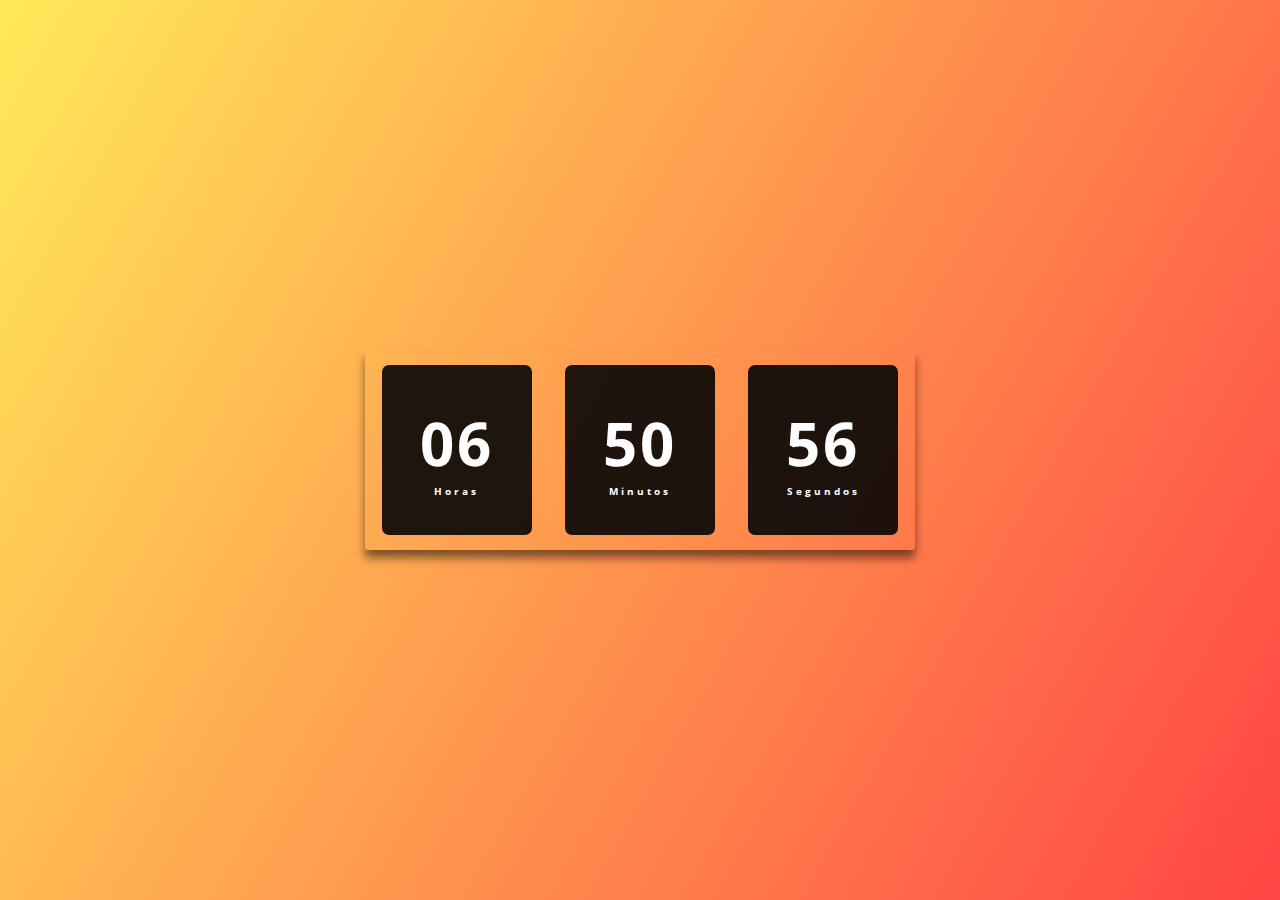
<file: 1-relogio-digital-dinamico/index.html>
<!DOCTYPE html>
<html lang="pt-br">

<head>
    <meta charset="UTF-8">
    <meta http-equiv="X-UA-Compatible" content="IE=edge">
    <meta name="viewport" content="width=device-width, initial-scale=1.0">
    <link rel="stylesheet" href="assets/css/style.css">
    <title>Relogio Digital</title>
</head>

<body>
    <div class="relogio">
        <div>
            <span id="horas">00</span>
            <span class="tempo">Horas</span>
        </div>

        <div>
            <span id="minutos">00</span>
            <span class="tempo">Minutos</span>
        </div>

        <div>
            <span id="segundos">00</span>
            <span class="tempo">Segundos</span>
        </div>
    </div>

    <script src="assets/js/script.js"></script>

</body>

</html>
</file>
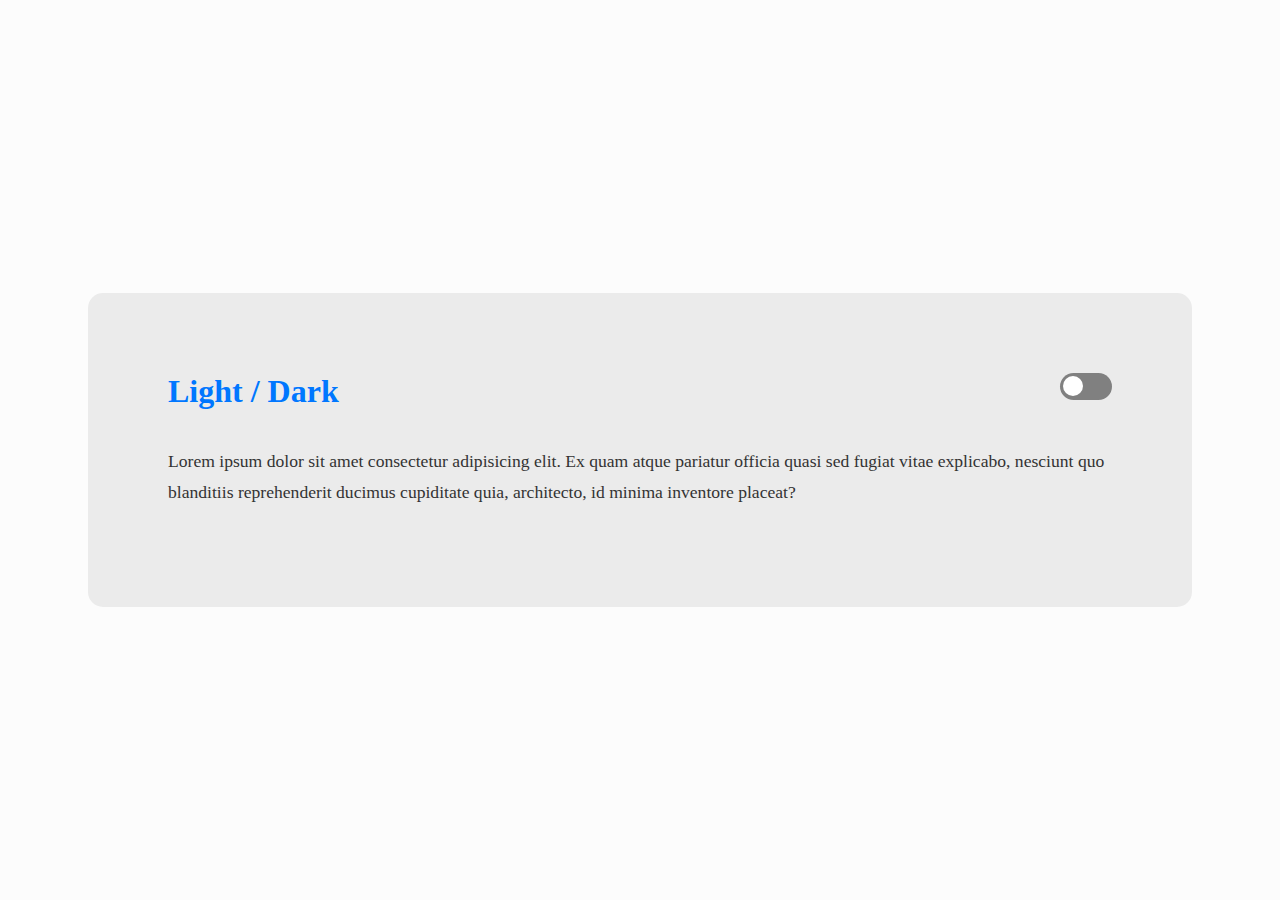
<file: 10-dark-mode/index.html>
<!DOCTYPE html>
<html lang="en">
<head>
    <meta charset="UTF-8">
    <meta name="viewport" content="width=device-width, initial-scale=1.0">
    <title>Document</title>

    <link rel="stylesheet" href="style.css">
</head>
<body>
    <div class="container">
        <h1>Light / Dark</h1>
        <div class="toggle">
            <input id="switch" type="checkbox" name="theme">
            <label for="switch">Toggle</label>
        </div>

        <p>Lorem ipsum dolor sit amet consectetur adipisicing elit. Ex quam atque pariatur officia quasi sed fugiat vitae explicabo, nesciunt quo blanditiis reprehenderit ducimus cupiditate quia, architecto, id minima inventore placeat?</p>
    </div>
    <script src="scripts.js"></script>
</body>
</html>
</file>
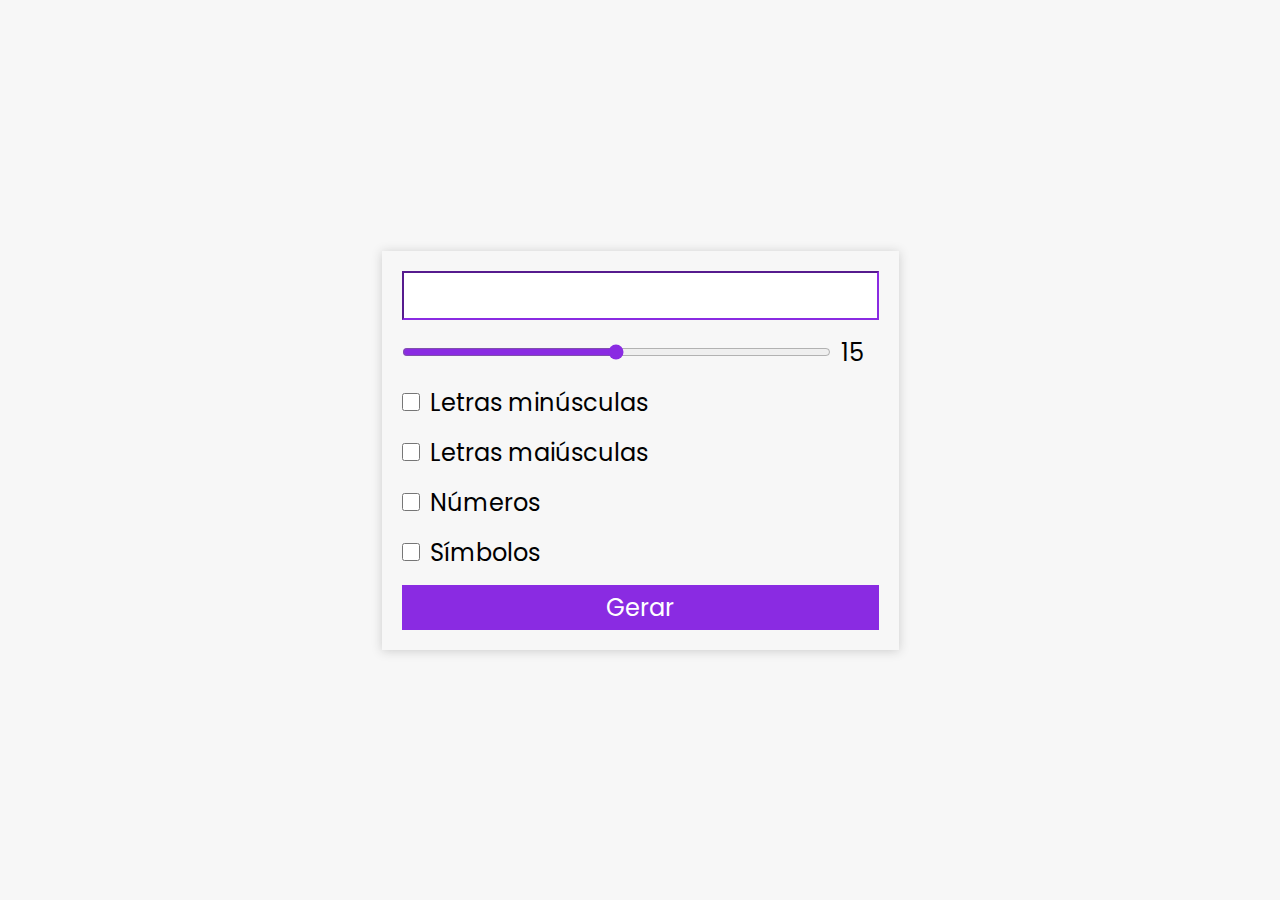
<file: 11-gerador-de-senha/index.html>
<!DOCTYPE html>
<html lang="pt-br">

<head>
    <meta charset="UTF-8">
    <meta http-equiv="X-UA-Compatible" content="IE=edge">
    <meta name="viewport" content="width=device-width, initial-scale=1.0">
    <title>Geradoor de Senha</title>
    <link rel="stylesheet" href="assets/css/style.css">
</head>

<body>
    <main>
        <input id="inputPasswordId" type="text" />

        <div>
            <input id="inputLengthId" type="range" min="6" max="24" />
            <label for="inputLengthId"></label>
        </div>
        <div>
            <input id="chkLowerId" type="checkbox" />
            <label for="chkLowerId">Letras minúsculas</label>
        </div>
        <div>
            <input id="chkUpperId" type="checkbox" />
            <label for="chkUpperId">Letras maiúsculas</label>
        </div>
        <div>
            <input id="chkNumberId" type="checkbox" />
            <label for="chkNumberId">Números</label>
        </div>
        <div>
            <input id="chkSymbolsId" type="checkbox" />
            <label for="chkSymbolsId">Símbolos</label>
        </div>

        <button id="btnGerar">Gerar</button>
    </main>

    <script src="assets/js/script.js"></script>
</body>

</html>
</file>
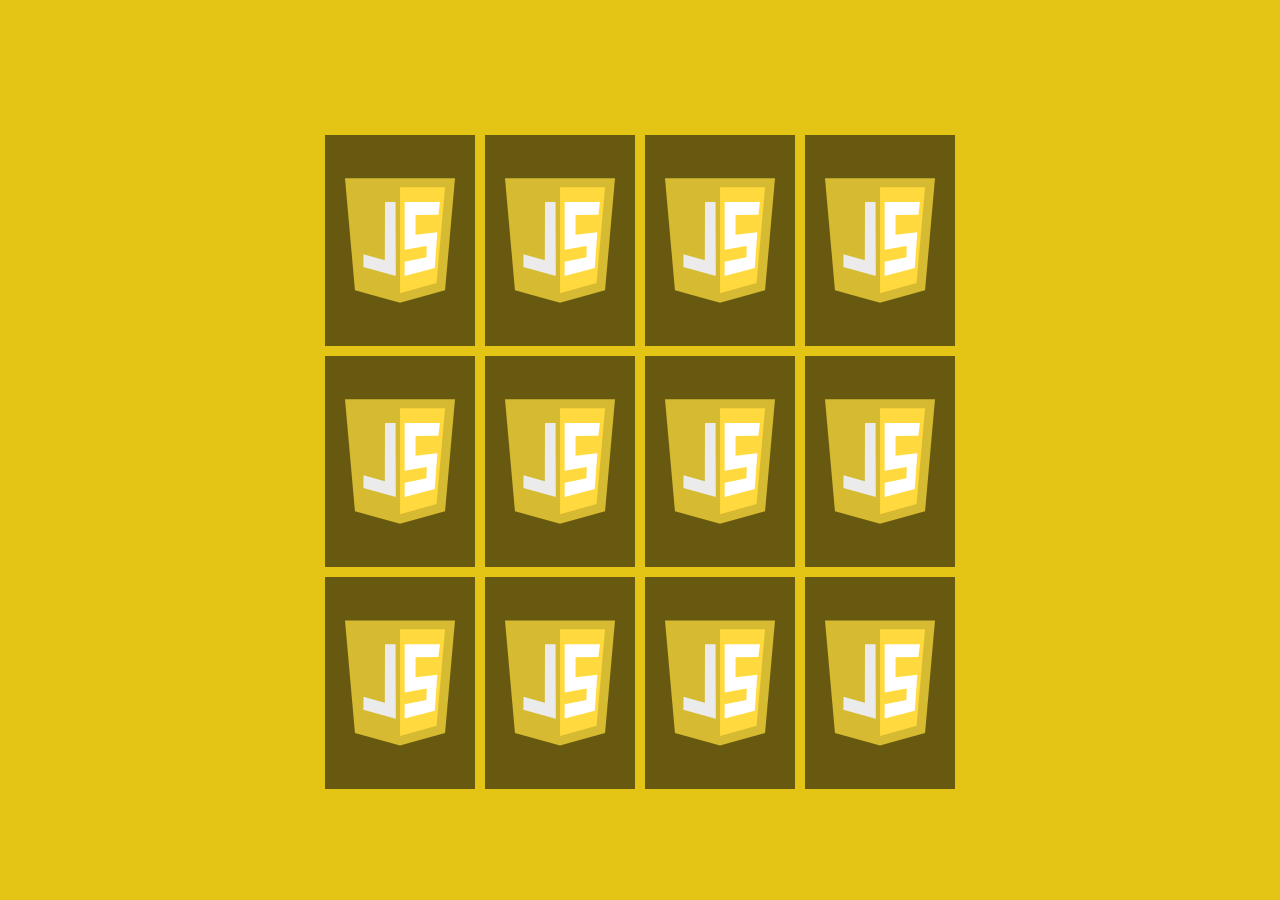
<file: 2-jogo-da-memoria/index.html>
<!DOCTYPE html>
<html lang="pt-br">

<head>
  <meta charset="UTF-8">
  <meta name="viewport" content="width=device-width, initial-scale=1.0">
  <meta http-equiv="X-UA-Compatible" content="ie=edge">
  <title>Jogo da Memória</title>
  <link rel="stylesheet" href="style.css">
</head>

<body>  
  <div id="cardboard"></div>
  <script src="main.js"></script>
</body>

</html>
</file>
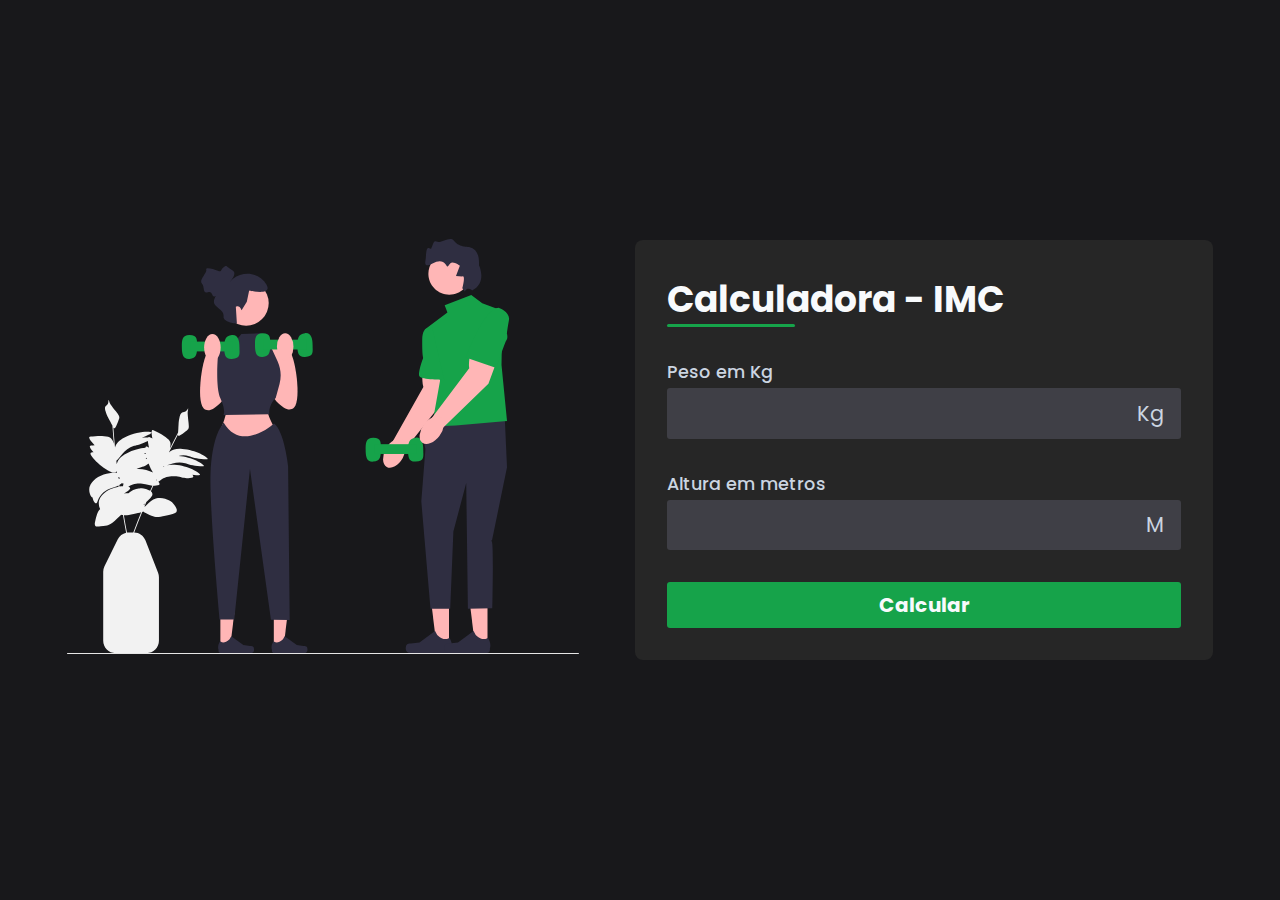
<file: 3-calculadora-imc/index.html>
<!DOCTYPE html>
<html lang="pt-br">

<head>
    <meta charset="UTF-8">
    <meta name="viewport" content="width=device-width, initial-scale=1.0">
    <link rel="stylesheet" href="assets/css/style.css">
    <link rel="stylesheet" href="https://cdnjs.cloudflare.com/ajax/libs/font-awesome/6.4.0/css/all.min.css"
        integrity="sha512-iecdLmaskl7CVkqkXNQ/ZH/XLlvWZOJyj7Yy7tcenmpD1ypASozpmT/E0iPtmFIB46ZmdtAc9eNBvH0H/ZpiBw=="
        crossorigin="anonymous" referrerpolicy="no-referrer" />
    <title>Calculadora de IMC</title>
</head>

<body>
    <main id="container">
        <section id="img">
            <img src="assets/img/illustration.svg" alt="imagem esquerda">
        </section>
        <section id="calculator">
            <form id="form">
                <h1 id="title">Calculadora - IMC</h1>

                <div class="input-box">
                    <label for="weight">
                        Peso em Kg
                    </label>
                    <div class="input-field">
                        <i class="fa-solid fa-weight-hanging"></i>
                        <input type="number" id="weight" required>
                        <span>
                            Kg
                        </span>
                    </div>
                </div>

                <div class="input-box">
                    <label for="height">
                        Altura em metros
                    </label>
                    <div class="input-field">
                        <i class="fa-solid fa-ruler"></i>
                        <input type="text" id="height" required>
                        <span>
                            M
                        </span>
                    </div>
                </div>
                <button id="calculate">Calcular</button>
            </form>
            <div id="infos" class="hidden">
                <div id="result">
                    <div id="bmi">
                        <span id="value"></span>
                        <span>Seu IMC:</span>
                    </div>
                    <div id="description">
                        <span></span>
                    </div>
                </div>

                <div id="more_info">
                    <a href="https://mundoeducacao.uol.com.br/saude-bem-estar/imc.htm">
                        Mais informações sobre o IMC:
                        <i class="fa-solid fa-arrow-up-right-from-square"></i>
                    </a>
                </div>
            </div>
        </section>
    </main>

    <script src="assets/js/script.js"></script>
</body>

</html>
</file>
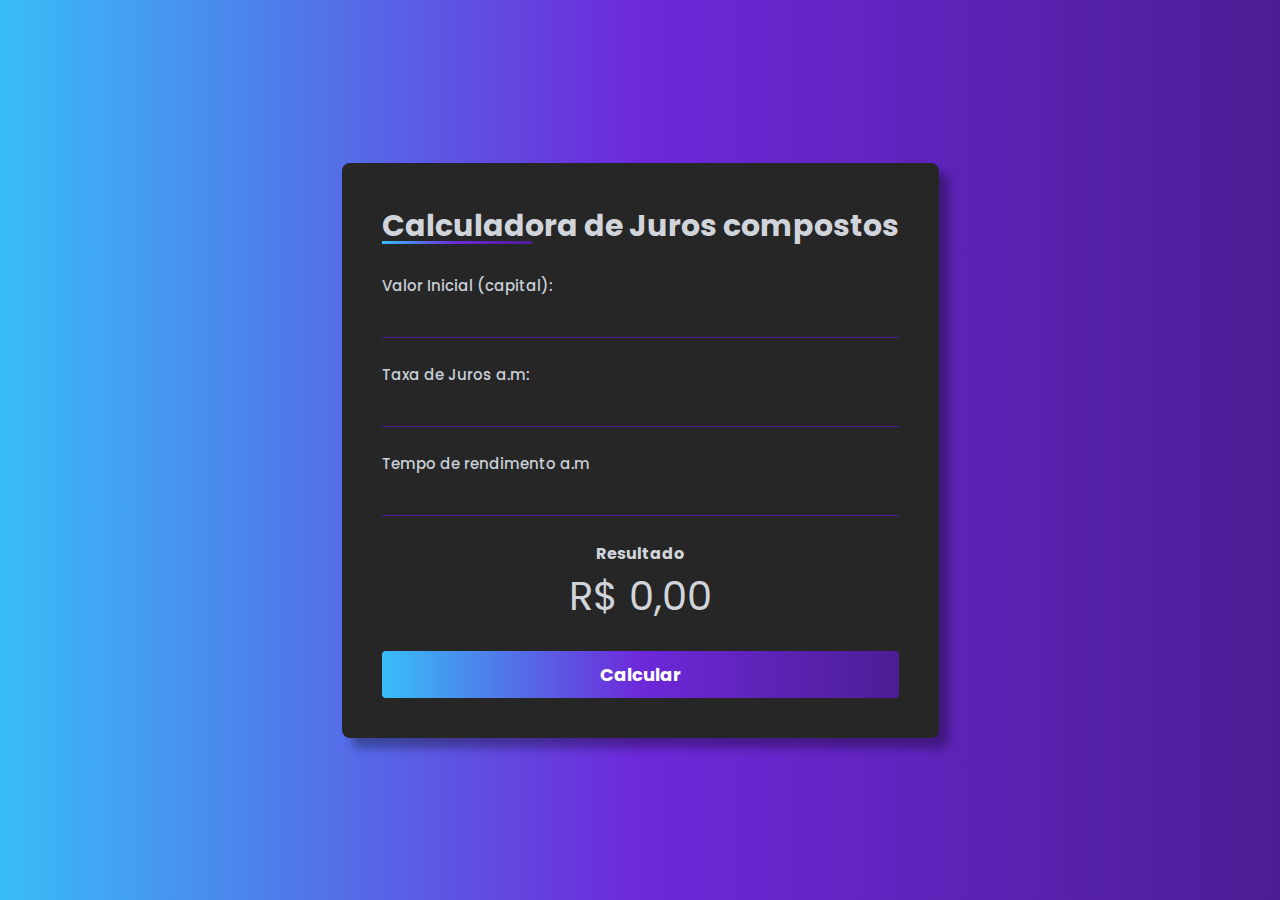
<file: 4-calculadora-juros-compostos/index.html>
<!DOCTYPE html>
<html lang="pt-br">

<head>
    <meta charset="UTF-8">
    <meta name="viewport" content="width=device-width, initial-scale=1.0">
    <link rel="stylesheet" href="assets/css/style.css">
    <title>Calculadora de Juros Compostos</title>
</head>

<body>
    <main id="container">
        <div id="calculator">
            <h2>Calculadora de Juros compostos</h2>
            <div id="input-box">
                <div class="input-field">
                    <label for="value">Valor Inicial (capital):</label>
                    <input type="number" id="value">
                </div>
                <div class="input-field">
                    <label for="fee">Taxa de Juros a.m:</label>
                    <input type="number" id="fee">
                </div>
                <div class="input-field">
                    <label for="time">Tempo de rendimento a.m</label>
                    <input type="number" id="time">
                </div>
            </div>

            <div id="result">
                <h4>Resultado</h4>
                <span id="total">R$ 0,00</span>
            </div>

            <button id="calculate">Calcular</button>

        </div>
    </main>

    <script src="assets/js/script.js"></script>
</body>

</html>
</file>
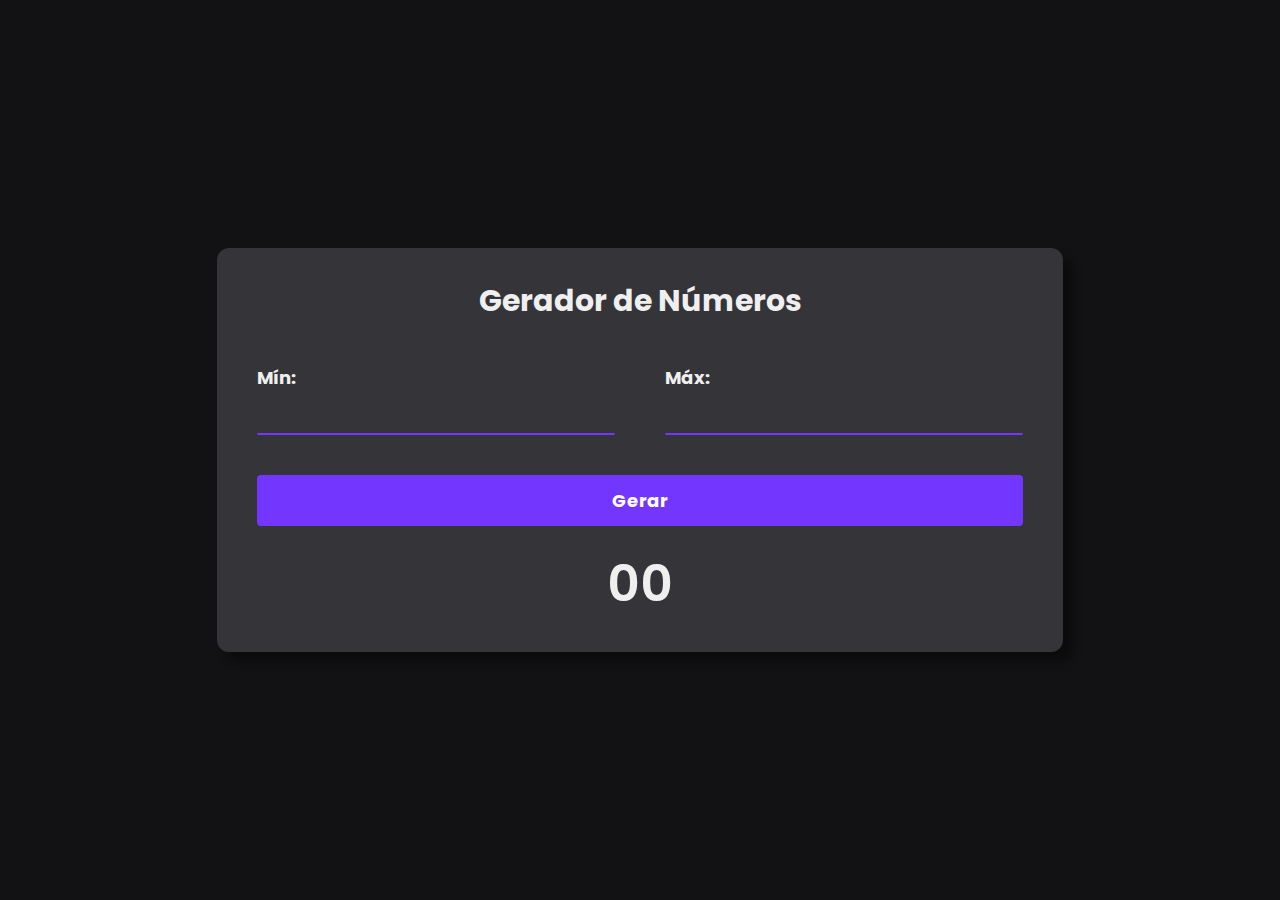
<file: 5-gerar-numeros-aleatorios/index.html>
<!DOCTYPE html>
<html lang="pt-br">
<head>
    <meta charset="UTF-8">
    <meta http-equiv="X-UA-Compatible" content="IE=edge">
    <meta name="viewport" content="width=device-width, initial-scale=1.0">
    
    <link rel="stylesheet" href="assets/css/style.css">

    <title>Gerador de Números</title>
</head>
<body>
    <div class="container">
        <h2>Gerador de Números</h2>

        <div class="input-group">
            <div class="input-field">
                <label for="min">Mín:</label>
                <input id="min" type="number" name="min">
            </div>

            <div class="input-field">
                <label for="max">Máx:</label>
                <input id="max" type="number" name="max">
            </div>
        </div>

        <button id="generate">Gerar</button>

        <div id="result">
            <span>
                00
            </span>
        </div>
    </div>
    <script type="text/javascript" src="assets/js/script.js"></script>
</body>
</html>
</file>
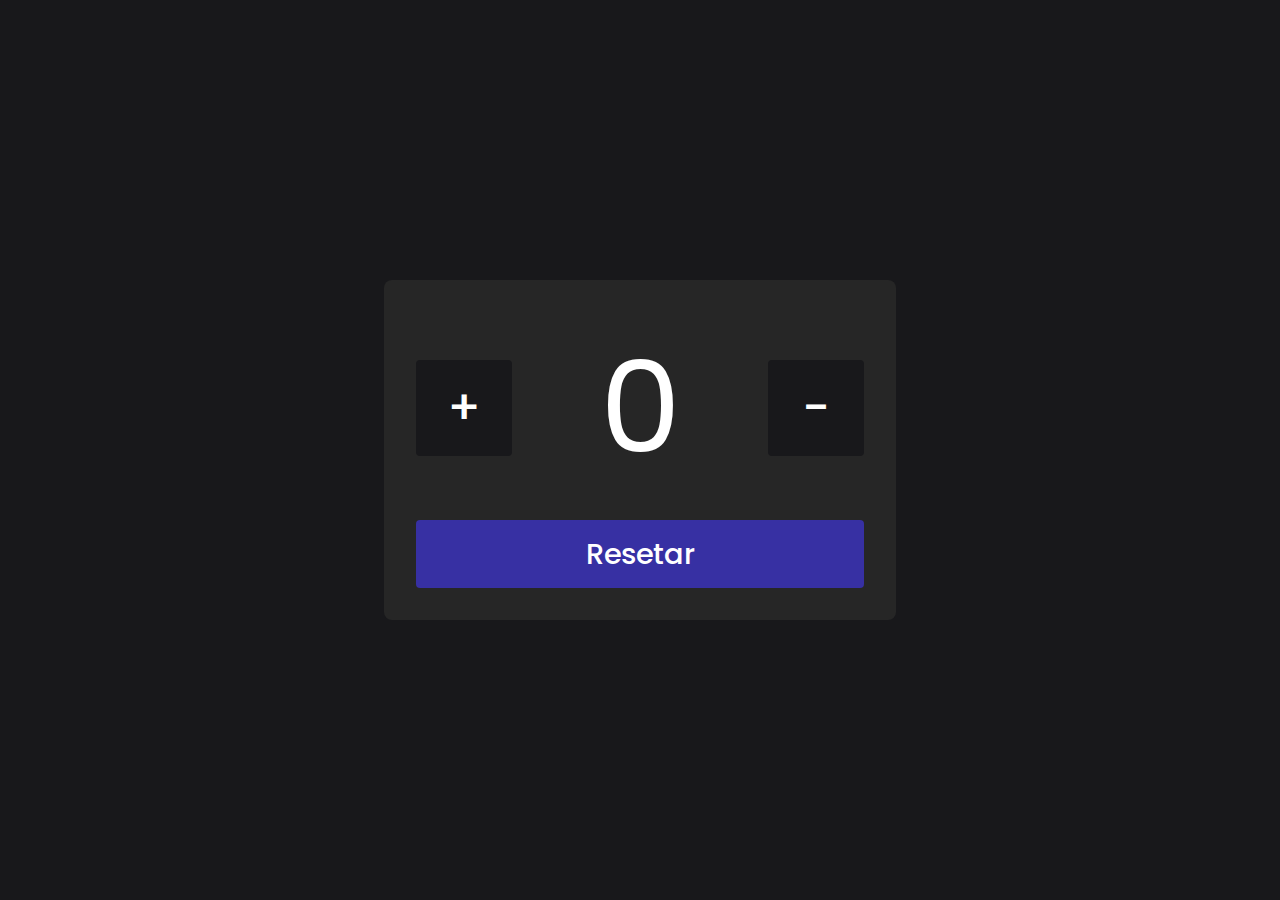
<file: 6-contador/index.html>
<!DOCTYPE html>
<html lang="pt-br">

<head>
    <meta charset="UTF-8">
    <meta name="viewport" content="width=device-width, initial-scale=1.0">
    <link rel="stylesheet" href="assets/css/style.css">
    <title>Contador</title>
</head>

<body>
    <div id="counter">
        <div>
            <button id="plus" class="count-button">+</button>
            <span id="value">0</span>
            <button id="minus" class="count-button">-</button>
        </div>

        <button id="reset">Resetar</button>

    </div>

    <script src="assets/js/script.js"></script>
</body>

</html>
</file>
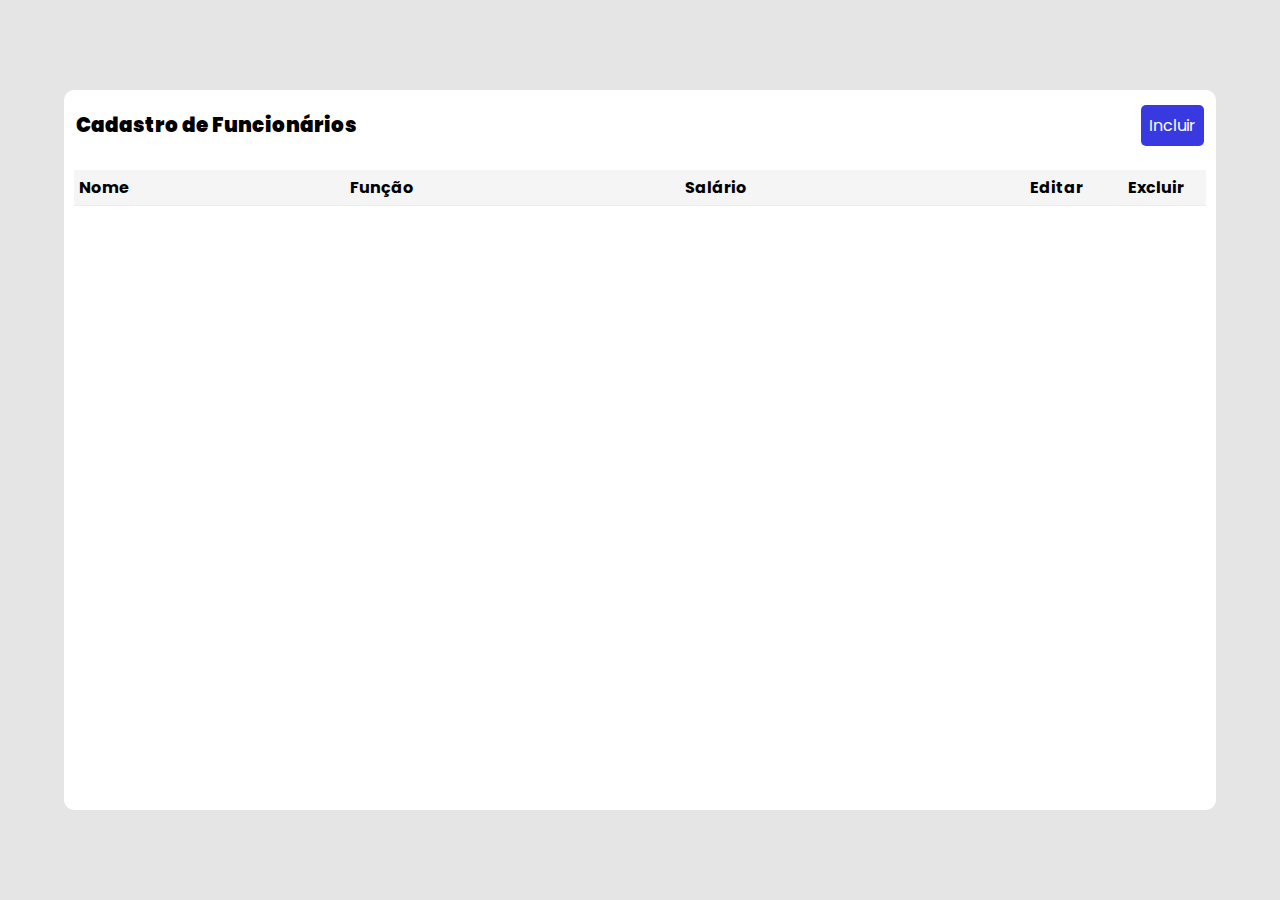
<file: 7-CRUD-JS/index.html>
<!DOCTYPE html>
<html lang="pt-br">

<head>
    <meta charset="UTF-8">
    <meta name="viewport" content="width=device-width, initial-scale=1.0">
    <link rel="stylesheet" href="assets/css/style.css">
    <link href='https://unpkg.com/boxicons@2.1.1/css/boxicons.min.css' rel='stylesheet'>
    <title>CRUD JS</title>
</head>

<body>
    <div class="container">
        <div class="header">
            <span>Cadastro de Funcionários</span>
            <button onclick="openModal()" id="new">Incluir</i></button>
        </div>

        <div class="divTable">
            <table>
                <thead>
                    <tr>
                        <th>Nome</th>
                        <th>Função</th>
                        <th>Salário</th>
                        <th class="acao">Editar</th>
                        <th class="acao">Excluir</th>
                    </tr>
                </thead>
                <tbody>
                </tbody>
            </table>
        </div>

        <div class="modal-container">
            <div class="modal">
                <form>
                    <label for="m-nome">Nome</label>
                    <input id="m-nome" type="text" required />

                    <label for="m-funcao">Função</label>
                    <input id="m-funcao" type="text" required />

                    <label for="m-salario">Salário</label>
                    <input id="m-salario" type="number" required />
                    <button id="btnSalvar">Salvar</button>
                </form>
            </div>
        </div>

    </div>
    <script src="assets/js/script.js"></script>
</body>

</html>
</file>
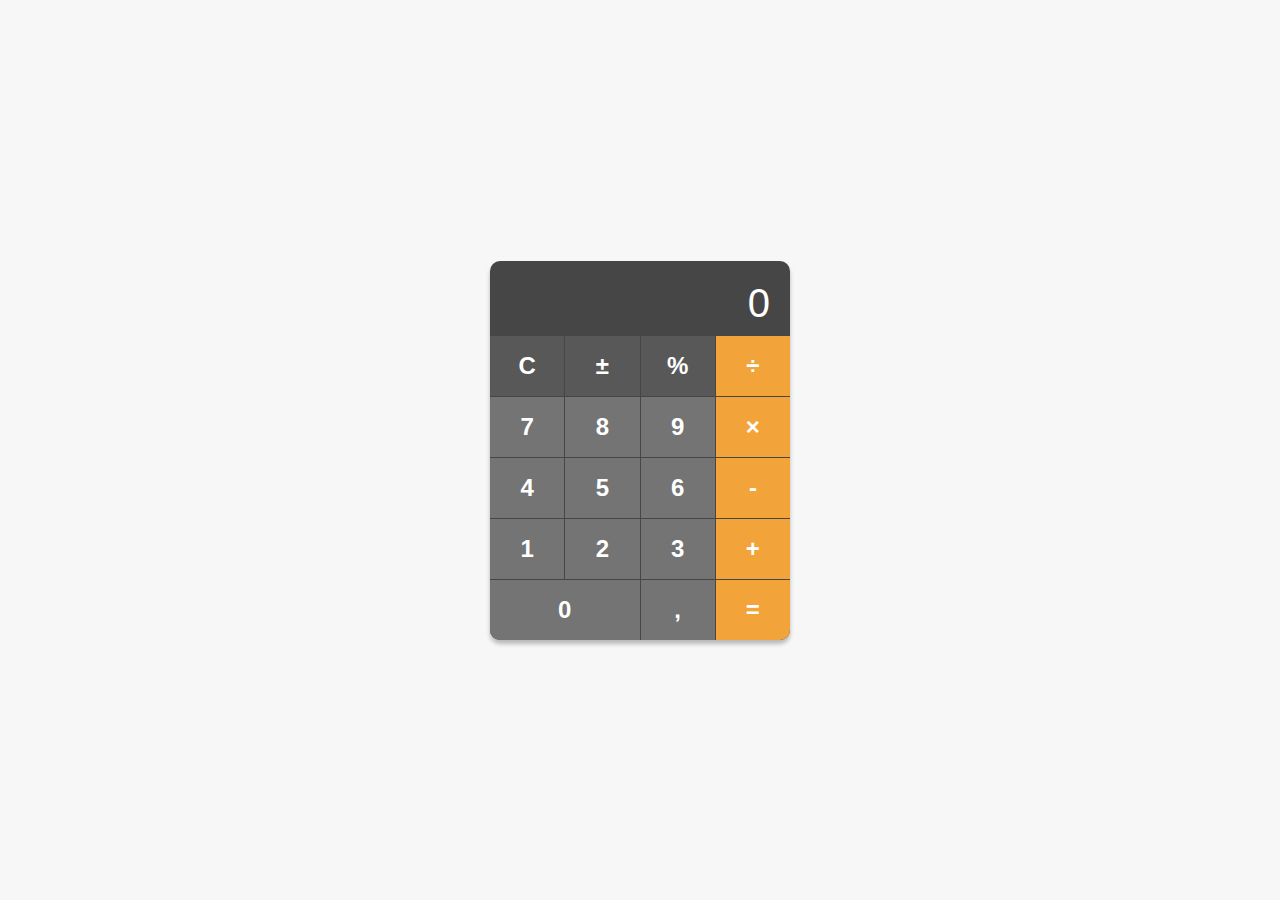
<file: 8-calculadora/index.html>
<!DOCTYPE html>
<html lang="en">

<head>
    <meta charset="UTF-8" />
    <meta http-equiv="X-UA-Compatible" content="IE=edge" />
    <meta name="viewport" content="width=device-width, initial-scale=1.0" />
    <title>Document</title>

    <link rel="stylesheet" href="assets/css/style.css" />
</head>

<body>
    <div class="calculator">
        <div class="result">0</div>
        <div class="buttons">
            <button class="bg-gray">C</button>
            <button class="bg-gray">±</button>
            <button class="bg-gray">%</button>
            <button class="bg-orange">÷</button>

            <button class="bg-light-gray">7</button>
            <button class="bg-light-gray">8</button>
            <button class="bg-light-gray">9</button>
            <button class="bg-orange">×</button>

            <button class="bg-light-gray">4</button>
            <button class="bg-light-gray">5</button>
            <button class="bg-light-gray">6</button>
            <button class="bg-orange">-</button>

            <button class="bg-light-gray">1</button>
            <button class="bg-light-gray">2</button>
            <button class="bg-light-gray">3</button>
            <button class="bg-orange">+</button>

            <button class="bg-light-gray button-zero">0</button>
            <button class="bg-light-gray">,</button>
            <button class="bg-orange">=</button>
        </div>
    </div>

    <script src="assets/js/script.js"></script>
</body>

</html>
</file>
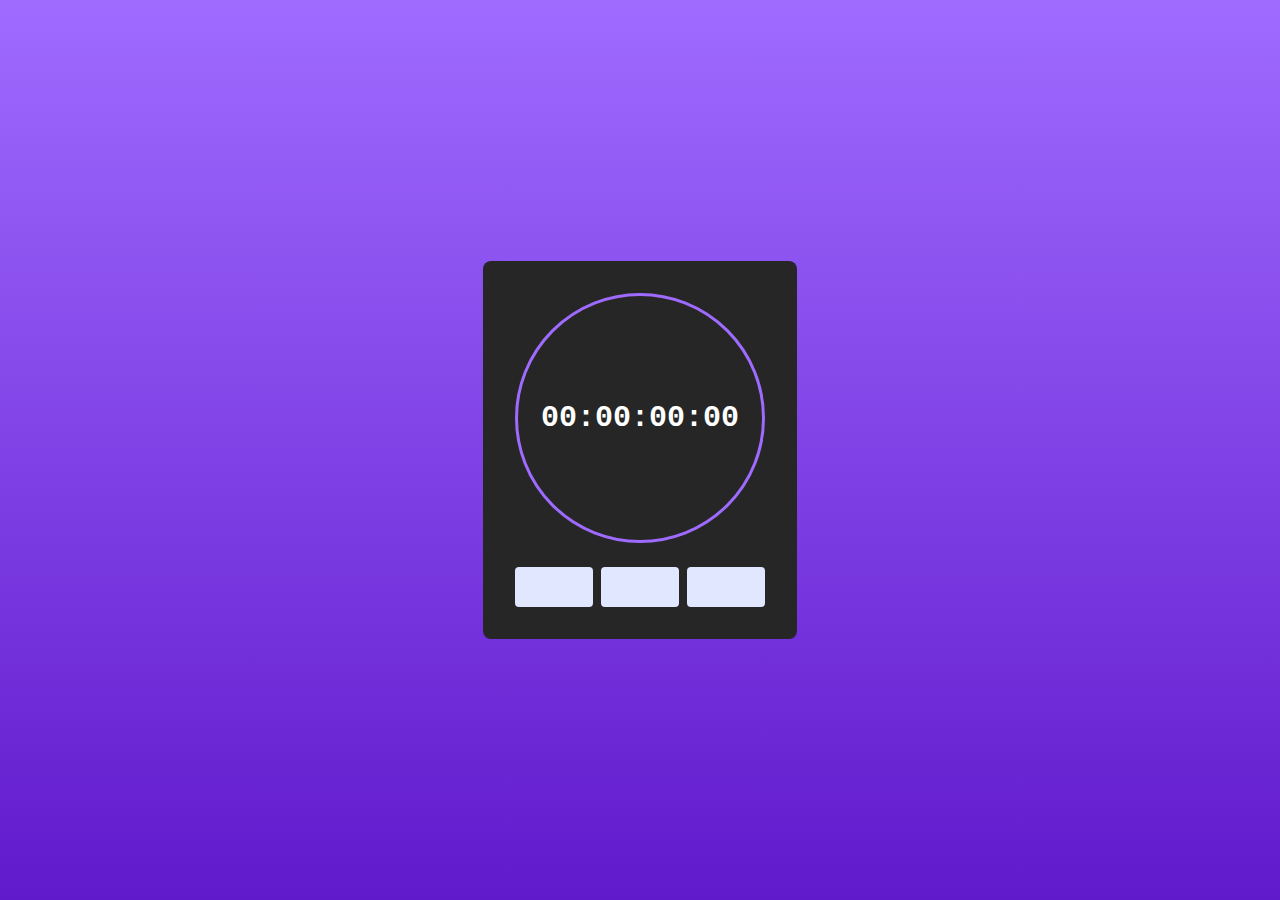
<file: 9-cronometro/index.html>
<!DOCTYPE html>
<html lang="pt-br">

<head>
    <meta charset="UTF-8">
    <meta http-equiv="X-UA-Compatible" content="IE=edge">
    <meta name="viewport" content="width=device-width, initial-scale=1.0">
    <link rel="stylesheet" href="assets/css/style.css">

    <link rel="stylesheet" href="https://cdnjs.cloudflare.com/ajax/libs/font-awesome/6.3.0/css/all.min.css"
        integrity="sha512-SzlrxWUlpfuzQ+pcUCosxcglQRNAq/DZjVsC0lE40xsADsfeQoEypE+enwcOiGjk/bSuGGKHEyjSoQ1zVisanQ=="
        crossorigin="anonymous" referrerpolicy="no-referrer" />

    <title>Stopwatch</title>
</head>

<body>
    <div id="stopwatch">

        <h2 id="timer">00:00:00:00</h2>

        <div id="actions">
            <button id="reset">
                <i class="fa-solid fa-redo"></i>
            </button>
            <button id="power" action="start">
                <i class="fa-solid fa-play"></i>
            </button>
            <button id="mark">
                <i class="fa-solid fa-flag"></i>
            </button>
        </div>

        <div id="marks-list"></div>
    </div>
    <script src="assets/js/script.js"></script>
</body>

</html>
</file>
<file: 1-relogio-digital-dinamico/assets/css/style.css>
@import url('https://fonts.googleapis.com/css2?family=Open+Sans:wght@300;400;500&display=swap');

* {
    margin: 0;
    padding: 0;
    font-family: 'Open Sans', sans-serif;
}

body {
    height: 100vh;
    background: linear-gradient(120deg, #ffe53bd8, #ff2525da);
    display: flex;
    align-items: center;
    justify-content: center;
}

.relogio {
    display: flex;
    align-items: center;
    justify-content: space-around;
    height: 200px;
    width: 550px;
    background: transparent;
    border-radius: 3px;
    box-shadow: 0px 8px 10px rgba(0, 0, 0, .5);
}

.relogio div {
    height: 170px;
    width: 150px;
    display: flex;
    flex-direction: column;
    align-items: center;
    justify-content: center;
    color: white;
    background-color: rgba(5, 5, 5, .9);
    box-shadow: 5px, 5px, 15px rgba(0, 0, 0, .7);
    border-radius: 7px;
    letter-spacing: 3px;
}

.relogio span {
    font-weight: bolder;
    font-size: 60px;
}

.relogio span.tempo {
    font-size: 10px;
}
</file>
<file: 10-dark-mode/style.css>
html {
    height: 100%;
    font-family: 'Montserrat';

    display: grid;
    align-items: center;
    justify-items: center;

    --bg: #FCFCFC;
    --bg-panel: #EBEBEB;
    --color-headings: #0077FF;
    --color-text: #333333;
}

body {
    background-color: var(--bg);
}

.container {
    background-color: var(--bg-panel);

    margin: 5em;
    padding: 5em;

    border-radius: 15px;

    display: grid;
    grid-template-columns: 80% auto;
    grid-template-rows: auto auto;
    grid-template-areas: 
        "title switch"
        "content content"
    ;
}

h1 {
    margin: 0;
    color: var(--color-headings);
}

p {
    color: var(--color-text);
    grid-area: content;
    font-size: 1.1em;
    line-height: 1.8em;
    margin-top: 2em;
}

input[type=checkbox]{
    height: 0;
    width: 0;
    visibility: hidden;
}

label {
    cursor: pointer;
    text-indent: -9999px;
    width: 52px;
    height: 27px;
    background: grey;
    float: right;
    border-radius: 100px;
    position: relative;
}

label::after{
    content: '';
    position: absolute;
    top: 3px;
    left: 3px;
    width: 20px;
    height: 20px;
    background-color: white;
    border-radius: 90px;
    transition: 0.3s;
}

input:checked + label {
    background-color: var(--color-headings);
}

input:checked + label::after {
    left: calc(100% - 5px);
    transform: translateX(-100%);
}

label:active:after {
    width: 45px;
}
</file>
<file: 11-gerador-de-senha/assets/css/style.css>
@import url('https://fonts.googleapis.com/css2?family=Poppins:wght@400;500;600&family=Roboto:wght@100;300;400;500;700;900&family=Source+Sans+Pro&display=swap');

* {
    margin: 0;
    padding: 0;
    box-sizing: border-box;
    font-family: 'Poppins';
    font-size: x-large;
}

body {
    height: 100vh;
    display: flex;
    align-items: center;
    justify-content: center;
    background-color: #f7f7f7;
}

main {
    padding: 20px;
    box-shadow: 0 1px 10px #ccc;
    display: flex;
    flex-direction: column;
    gap: 15px;
}

main>div {
    display: flex;
    align-items: center;
    gap: 10px;
}

input {
    padding: 5px;
    outline: none;
    accent-color: blueviolet;
    border-color: blueviolet;
}

input[type=checkbox] {
    width: 18px;
    height: 18px;
}

input[type=range] {
    width: 90%;
}

button {
    background-color: blueviolet;
    cursor: pointer;
    color: white;
    border: none;
    padding: 5px;
}
</file>
<file: 2-jogo-da-memoria/style.css>
@import url('https://fonts.googleapis.com/css2?family=Open+Sans:wght@300;400;500&display=swap');

* {
  padding: 0;
  margin: 0;
  box-sizing: border-box;
}

body {
  height: 100vh;
  display: flex;
  background: #e4c515;
}

#cardboard {
  width: 640px;
  height: 640px;
  margin: auto;
  display: flex;
  flex-wrap: wrap;
}

.memory-card {
  backface-visibility: hidden;
  width: calc(25% - 10px);
  height: 33%;
  margin: 5px;
  transform-style: preserve-3d;
  transition: 0.3s;
  position: relative;
}

.memory-card:active {
  transform: scale(0.97);
}

.memory-card.flip {
  transform: rotateY(180deg);
}

.front-face,
.back-face {
  width: 100%;
  height: 100%;
  padding: 20px;
  position: absolute;
  background: #675a10;
}

.front-face {
  transform: rotateY(180deg);
}
</file>
<file: 3-calculadora-imc/assets/css/style.css>
@import url('https://fonts.googleapis.com/css2?family=Inter:wght@200;300;400&family=Open+Sans:wght@300;400;500&family=Poppins:wght@100;200;300;400;500&display=swap');

:root {
    --color-black: #18181b;
    --color-white: #f8fafc;
    --color-basic: #262626;
}

* {
    font-family: 'Poppins', sans-serif;
    margin: 0;
    padding: 0;
    box-sizing: border-box;
}

body {
    display: flex;
    align-items: center;
    justify-content: center;
    width: 100%;
    height: 100vh;
    background-color: var(--color-black);
}

#container {
    display: flex;
    align-items: center;
    gap: 3.5rem;
}

#img img {
    width: 32rem;
}

#calculator {
    display: flex;
    flex-direction: column;
    gap: 2rem;
    padding: 2rem;
    color: var(--color-white);
    background-color: var(--color-basic);
    border-radius: 8px;
}

#form {
    display: flex;
    flex-direction: column;
    gap: 2rem;
}

#title {
    font-size: 2.25rem;
    position: relative;
}

#title::after {
    position: absolute;
    content: '';
    background-color: #16a34a;
    width: 8rem;
    height: 3px;
    bottom: 0;
    left: 0;
    border-radius: 3px;
}

.input-box label {
    font-size: 1.1rem;
    color: #cbd5e1;
    font-weight: 500;
}

.input-field {
    display: flex;
    align-items: center;
    justify-content: space-between;
    background-color: #3f3f46;
    border-radius: 3px;
    margin-top: 3px;
}

.input-field span,
.input-field i {
    color: #cbd5e1;
    font-size: 1.3rem;
    padding: 0.6rem 1rem;
}

.input-field input {
    background-color: transparent;
    border: none;
    width: 100%;
    font-size: 1.3rem;
    color: #f8fafc;
    padding: 0 0.5rem;
}

/*remover seta de numeração do input*/
.input-field input::-webkit-outer-spin-button,
.input-field input::-webkit-inner-spin-button {
    appearance: none;
}

.input-field input:focus {
    outline: none;
}

#calculate {
    border: none;
    font-size: 1.25rem;
    font-weight: bold;
    background-color: #16a34a;
    color: #f8fafc;
    padding: 0.5rem 0;
    border-radius: 3px;
    cursor: pointer;
}

#result {
    display: flex;
    gap: 2rem;
    align-items: center;
    border-top: 1px solid #ffffff34;
    padding: 0. 75rem 0;
}

#bmi {
    display: flex;
    align-items: center;
    flex-direction: column;
    font-size: 2.25rem;
}

/*afeta apenas o último filho*/
#bmi span:last-child {
    font-size: 0.875rem;
    color: #cbd5e1;
}

#description {
    width: 15.5rem;
}

#more_info {
    border-top: 1px solid #ffffff34;
    padding-top: 1.5rem;
}

#more_info a {
    color: #16a34a;
    display: flex;
    justify-content: center;
    align-items: center;
    gap: 0.6rem;
    font-size: 0.875rem;
    text-decoration: none;
    transition: color 0.5s;
}

#more_info a:hover {
    color: #cbd5e1;
}

.hidden {
    display: none;
}

.normal {
    color: #16a34a;
}

.attention {
    color: #dc2626;
}

@media screen and (max-width:1024px) {
    #img {
        display: none;
    }
}

@media screen and (max-width:500px) {
    #container {
        width: 100%;
        height: 100%;
    }

    #calulator {
        width: 100%;
        height: 100%;
        border-radius: 0;
        justify-content: center;
    }
}
</file>
<file: 4-calculadora-juros-compostos/assets/css/style.css>
@import url('https://fonts.googleapis.com/css2?family=Inter:wght@200;300;400&family=Open+Sans:wght@300;400;500&family=Poppins:wght@100;200;300;400;500&display=swap');

:root {
    --linear-gradient: linear-gradient(90deg, #38bdf8, #6d28d9, #4c1d95);
}

* {
    font-family: 'Poppins', sans-serif;
    margin: 0;
    padding: 0;
    box-sizing: border-box;
}

#container {
    width: 100%;
    height: 100vh;
    display: flex;
    align-items: center;
    justify-content: center;
    background: var(--linear-gradient);
    color: #d1d5db;
}

#calculator {
    background-color: #262626;
    padding: 40px;
    border-radius: 8px;
    box-shadow: 10px 10px 10px rgba(0, 0, 0, 0.323);
    display: flex;
    flex-direction: column;
    gap: 25px;
}

#calculator h2 {
    font-size: 30px;
    position: relative;
}

#calculator h2::before {
    position: absolute;
    content: '';
    height: 3px;
    width: 150px;
    background: var(--linear-gradient);
    bottom: 5px;
}

#input-box {
    display: flex;
    flex-direction: column;
    gap: 25px;
}

.input-field {
    display: flex;
    flex-direction: column;
    width: 100%;
}


.input-field label {
    font-size: 15px;
    color: #c8ced6;
    font-weight: 500;
}


.input-field input {
    background-color: transparent;
    border: none;
    border-bottom: 1px solid #4c1d95;
    color: #fff;
    font-size: 20px;
    padding: 5px;
}

/*sumir borda do input*/
.input-field input:focus {
    outline: none;
}

#result {
    text-align: center;
}

#total {
    font-size: 40px;
}

#calculate {
    background: var(--linear-gradient);
    border: none;
    padding: 10px;
    color: #fff;
    font-weight: bold;
    font-size: 18px;
    border-radius: 4px;
    cursor: pointer;
}
</file>
<file: 5-gerar-numeros-aleatorios/assets/css/style.css>
@import url('https://fonts.googleapis.com/css2?family=Poppins:ital,wght@0,100;0,200;0,300;0,400;1,100;1,200;1,300;1,400&display=swap');

* {
    font-family: 'Poppins', sans-serif;
    margin: 0;
    padding: 0;
    box-sizing: border-box;
}

body {
    background-color: #121214;
    width: 100%;
    min-height: 100vh;
    display: flex;
    align-items: center;
    justify-content: center;
}

.container {
    background-color: #343439;
    padding: 30px 40px;
    min-width: 470px;
    color: #efefef;
    box-shadow: 10px 10px 10px rgba(0, 0, 0, 0.389);
    border-radius: 12px;
    display: flex;
    flex-direction: column;
    align-items: center;
}

.container h2 {
    font-size: 30px;
    font-weight: 700;
    margin-bottom: 20px;
}

.input-group {
    display: flex;
    padding: 20px 0px;
    gap: 50px;
}

.input-field {
    display: flex;
    flex-direction: column;
}

.input-field label {
    font-weight: bold;
    margin-bottom: 5px;
    font-size: 18px;
}

.input-field input {
    background-color: transparent;
    border: none;
    border-bottom: 2px solid #7336ff;
    font-size: 18px;
    border-radius: 2px;
    padding: 5px;
    color: #fff;
}

.input-field input:focus {
    outline: none;
    border-bottom: 3px solid #7336ff;
}

#generate {
    background-color: #7336ff;
    border: none;
    padding: 12px 20px;
    border-radius: 4px;
    width: 100%;
    margin: 20px 0px;
    color: #fff;
    font-weight: bold;
    font-size: 18px;
    cursor: pointer;
}

#result {
    font-size: 50px;
    font-weight: 600;
}
</file>
<file: 6-contador/assets/css/style.css>
@import url('https://fonts.googleapis.com/css2?family=Inter:wght@200;300;400&family=Open+Sans:wght@300;400;500&family=Poppins:wght@100;200;300;400;500&display=swap');

* {
    font-family: 'Poppins', sans-serif;
    margin: 0;
    padding: 0;
    box-sizing: border-box;
}

body {
    display: flex;
    align-items: center;
    justify-content: center;
    height: 100vh;
    background-color: #18181b;
}

#counter {
    background-color: #262626;
    padding: 2rem;
    border-radius: 8px;
}

#counter div {
    display: flex;
    align-items: center;
}

#value {
    font-size: 8rem;
    color: #fff;
    min-width: 14rem;
    text-align: center;
}

button {
    border: none;
    border-radius: 4px;
    color: #fff;
    font-weight: 500;
    cursor: pointer;
    transition: opacity .3s;
}

button:hover {
    opacity: .8;
}

.count-button {
    width: 6rem;
    height: 6rem;
    font-size: 3rem;
    background-color: #18181b;
    margin-right: 1rem;
}

.count-button:last-child {
    margin-right: 0rem;
    margin-left: 1rem;
}

#reset {
    width: 100%;
    font-size: 1.8rem;
    background-color: #3730a3;
    padding: 0.8rem 0;
    margin-top: 1rem;
}
</file>
<file: 7-CRUD-JS/assets/css/style.css>
@import url('https://fonts.googleapis.com/css2?family=Inter:wght@200;300;400&family=Open+Sans:wght@300;400;500&family=Poppins:wght@100;200;300;400;500&display=swap');

* {
    font-family: 'Poppins', sans-serif;
    margin: 0;
    padding: 0;
    box-sizing: border-box;
}

body {
    width: 100vw;
    height: 100vh;
    display: flex;
    align-items: center;
    justify-content: center;
    background-color: rgba(0, 0, 0, 0.1);
}

button {
    cursor: pointer;
}

.container {
    width: 90%;
    height: 80%;
    border-radius: 10px;
    background: white;
}

.header {
    min-height: 70px;
    display: flex;
    align-items: center;
    justify-content: space-between;
    margin: auto 12px;
}

.header span {
    font-weight: 900;
    font-size: 20px;
    word-break: break-all;
}

#new {
    font-size: 16px;
    padding: 8px;
    border-radius: 5px;
    border: none;
    color: white;
    background-color: rgb(57, 57, 226);
}

.divTable {
    padding: 10px;
    width: auto;
    height: inherit;
    overflow: auto;
}

.divTable::-webkit-scrollbar {
    width: 12px;
    background-color: whitesmoke;
}

.divTable::-webkit-scrollbar-thumb {
    border-radius: 10px;
    background-color: darkgray;
}

table {
    width: 100%;
    border-spacing: 10px;
    word-break: break-all;
    border-collapse: collapse;
}

thead {
    background-color: whitesmoke;
}

tr {
    border-bottom: 1px solid rgb(238, 235, 235) !important;
}

tbody tr td {
    vertical-align: text-top;
    padding: 6px;
    max-width: 50px;
}

thead tr th {
    padding: 5px;
    text-align: start;
    margin-bottom: 50px;
}

tbody tr {
    margin-bottom: 50px;
}

thead tr th.acao {
    width: 100px !important;
    text-align: center;
}

tbody tr td.acao {
    text-align: center;
}

@media (max-width: 700px) {
    body {
        font-size: 10px;
    }

    .header span {
        font-size: 15px;
    }

    #new {
        padding: 5px;
        font-size: 10px;
    }

    thead tr th.acao {
        width: auto !important;
    }

    td button i {
        font-size: 20px !important;
    }

    td button i:first-child {
        margin-right: 0;
    }

    .modal {
        width: 90% !important;
    }

    .modal label {
        font-size: 12px !important;
    }
}

.modal-container {
    width: 100vw;
    height: 100vh;
    position: fixed;
    top: 0;
    left: 0;
    background-color: rgba(0, 0, 0, 0.5);
    display: none;
    z-index: 999;
    align-items: center;
    justify-content: center;
}

.modal {
    display: flex;
    flex-direction: column;
    align-items: center;
    padding: 40px;
    background-color: white;
    border-radius: 10px;
    width: 50%;
}

.modal label {
    font-size: 14px;
    width: 100%;
}

.modal input {
    width: 100%;
    outline: none;
    padding: 5px 10px;
    width: 100%;
    margin-bottom: 20px;
    border-top: none;
    border-left: none;
    border-right: none;
}

.modal button {
    width: 100%;
    margin: 10px auto;
    outline: none;
    border-radius: 20px;
    padding: 5px 10px;
    width: 100%;
    border: none;
    background-color: rgb(57, 57, 226);
    color: white;
}

.active {
    display: flex;
}

.active .modal {
    animation: modal .4s;
}

@keyframes modal {
    from {
        opacity: 0;
        transform: translate3d(0, -60px, 0);
    }

    to {
        opacity: 1;
        transform: translate3d(0, 0, 0);
    }
}

td button {
    border: none;
    outline: none;
    background: transparent;
}

td button i {
    font-size: 25px;
}

td button i:first-child {
    margin-right: 10px;
}
</file>
<file: 8-calculadora/assets/css/style.css>
* {
    margin: 0;
    padding: 0;
    box-sizing: border-box;
}

body {
    display: flex;
    align-items: center;
    justify-content: center;
    height: 100vh;
    background-color: #f7f7f7;
}

.calculator {
    width: 300px;
    background-color: #464646;
    border-radius: 10px;
    box-shadow: 0px 4px 4px #00000040;
    font-family: "Helvetica Neue", sans-serif;
    overflow: hidden;
}

.result {
    height: 75px;
    padding: 20px;
    text-align: right;
    color: #fff;
    font-size: 2.5rem;
}

.buttons {
    display: grid;
    grid-template-columns: repeat(4, 1fr);
    grid-gap: 1px;
}

.buttons button {
    display: flex;
    justify-content: center;
    align-items: center;
    width: 100%;
    height: 60px;
    color: #fff;
    font-size: 1.5rem;
    font-weight: bold;
    border: none;
    outline: none;
    cursor: pointer;
}

.button-zero {
    grid-column: span 2;
}

.bg-gray {
    background-color: #585858;
}

.bg-light-gray {
    background-color: #747474;
}

button:active {
    opacity: 0.9;
}

.bg-orange {
    background-color: #f2a43b;
}
</file>
<file: 9-cronometro/assets/css/style.css>
* {
    margin: 0;
    padding: 0;
    box-sizing: border-box;
    font-family: 'Courier New', Courier, monospace;
}

body {
    display: flex;
    align-items: center;
    justify-content: center;
    align-items: center;
    width: 100%;
    height: 100vh;
    background: linear-gradient(180deg, #9f6bff, #6119cc);
}

#stopwatch {
    display: flex;
    flex-direction: column;
    background-color: #262626;
    padding: 2rem;
    border-radius: 8px;
}

#timer {
    background-color: #262626;
    height: 250px;
    width: 250px;
    border: 3px solid #9f6bff;
    margin-bottom: 1.5rem;
    border-radius: 100%;
    display: flex;
    align-items: center;
    justify-content: center;
    font-weight: 600;
    font-size: 30px;
    color: #ffffff;
    padding: 4rem;
}

#actions {
    display: flex;
    gap: 0.5rem;
}

#actions button {
    display: flex;
    align-items: center;
    justify-content: center;
    width: 100%;
    height: 40px;
    padding: .6rem;
    font-size: 1rem;
    border-radius: 4px;
    border: none;
    color: #262626;
    background-color: #e0e7ff;
    transition: background-color .2s ease-in;
    cursor: pointer;
}

#actions button:hover {
    background-color: #c4b5fd;
}

#marks-list {
    display: flex;
    flex-direction: column;
    gap: 0.7rem;
    color: #ffffff;
}

#marks-list p:first-child {
    margin-top: 1.5rem;
}
</file>
